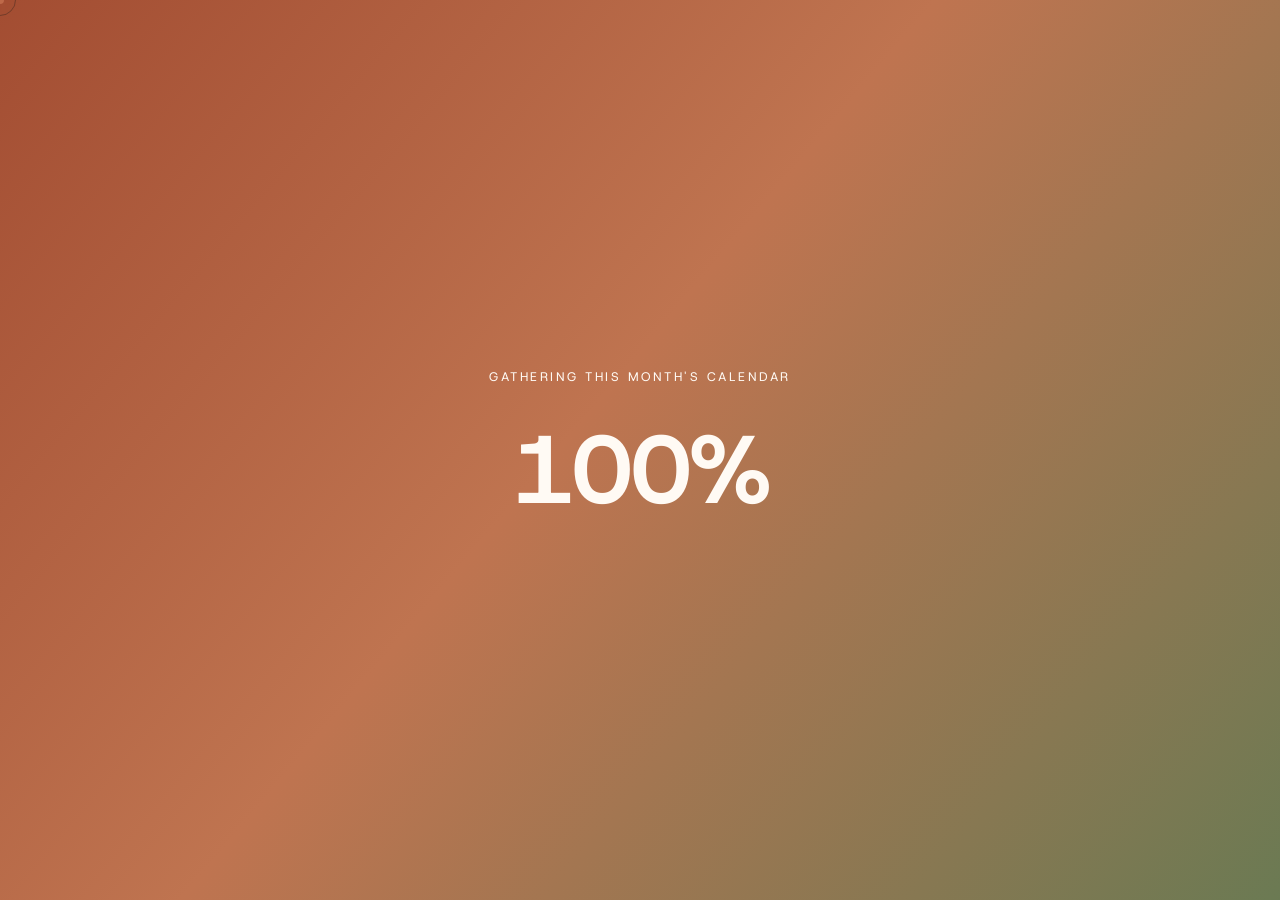
<file: events.html>
<!DOCTYPE html>
<html lang="en">
<head>
  <meta charset="UTF-8" />
  <meta name="viewport" content="width=device-width, initial-scale=1.0" />
  <title>Harvest & Hearth | Events & Specials</title>
  <link rel="preconnect" href="https://fonts.googleapis.com" />
  <link rel="preconnect" href="https://fonts.gstatic.com" crossorigin />
  <link href="https://fonts.googleapis.com/css2?family=Dancing+Script:wght@600;700&family=Host+Grotesk:wght@300;400;500;600;700&display=swap" rel="stylesheet" />
  <link rel="stylesheet" href="styles.css" />
</head>
<body data-page="events">
  <div class="loader" id="loader"><p class="loader__label">Gathering this month's calendar</p><p class="loader__count" id="loaderCount">0%</p></div>
  <div class="custom-cursor custom-cursor--outer"></div><div class="custom-cursor custom-cursor--inner"></div>
  <header class="site-header"><div class="site-header__inner"><a class="brand" href="index.html">Harvest & Hearth</a><button class="menu-toggle" aria-label="Toggle navigation">☰</button><nav class="main-nav"><ul><li><a href="index.html" data-nav="home">Home</a></li><li><a href="menu.html" data-nav="menu">Menu</a></li><li><a href="about.html" data-nav="about">About</a></li><li><a href="reservations.html" data-nav="reservations">Reservations</a></li><li><a href="events.html" data-nav="events">Events</a></li><li><a href="gallery.html" data-nav="gallery">Gallery</a></li><li><a href="contact.html" data-nav="contact">Contact</a></li></ul></nav></div></header>

  <main class="page-wrap">
    <section class="section">
      <p class="eyebrow reveal-text">Events & Specials</p>
      <h1 class="heading-script reveal-text">Good Reasons to Drop In</h1>
      <div class="cards">
        <article class="card reveal-text"><h3 class="card-title">Thursday Wine Night</h3><p>Seasonal small plates paired with low-intervention pours selected by our sommelier.</p></article>
        <article class="card reveal-text"><h3 class="card-title">Sunday Hearth Supper</h3><p>Family-style prix fixe dinner centered on peak produce and comforting braises.</p></article>
        <article class="card reveal-text"><h3 class="card-title">Chef's Counter</h3><p>An intimate eight-seat tasting menu with direct access to the kitchen team.</p></article>
      </div>
    </section>
  </main>

  <footer class="site-footer"><div class="site-footer__inner"><div><h3 class="footer-title">Harvest & Hearth</h3><p class="footer-meta">128 Cedar Lane, Brookfield</p><p class="footer-meta">Open Tue–Sun · 5:00 PM – 10:00 PM</p><p class="footer-meta">+1 (555) 234-8891</p><div class="footer-socials"><a href="#">Instagram</a><a href="#">Facebook</a><a href="#">X</a></div></div><iframe class="footer-map" title="Map to Harvest and Hearth" src="https://www.google.com/maps?q=128+Cedar+Lane+Brookfield&output=embed" loading="lazy"></iframe></div></footer>

  <script src="https://cdnjs.cloudflare.com/ajax/libs/gsap/3.12.5/gsap.min.js"></script><script src="script.js"></script>
</body>
</html>
</file>
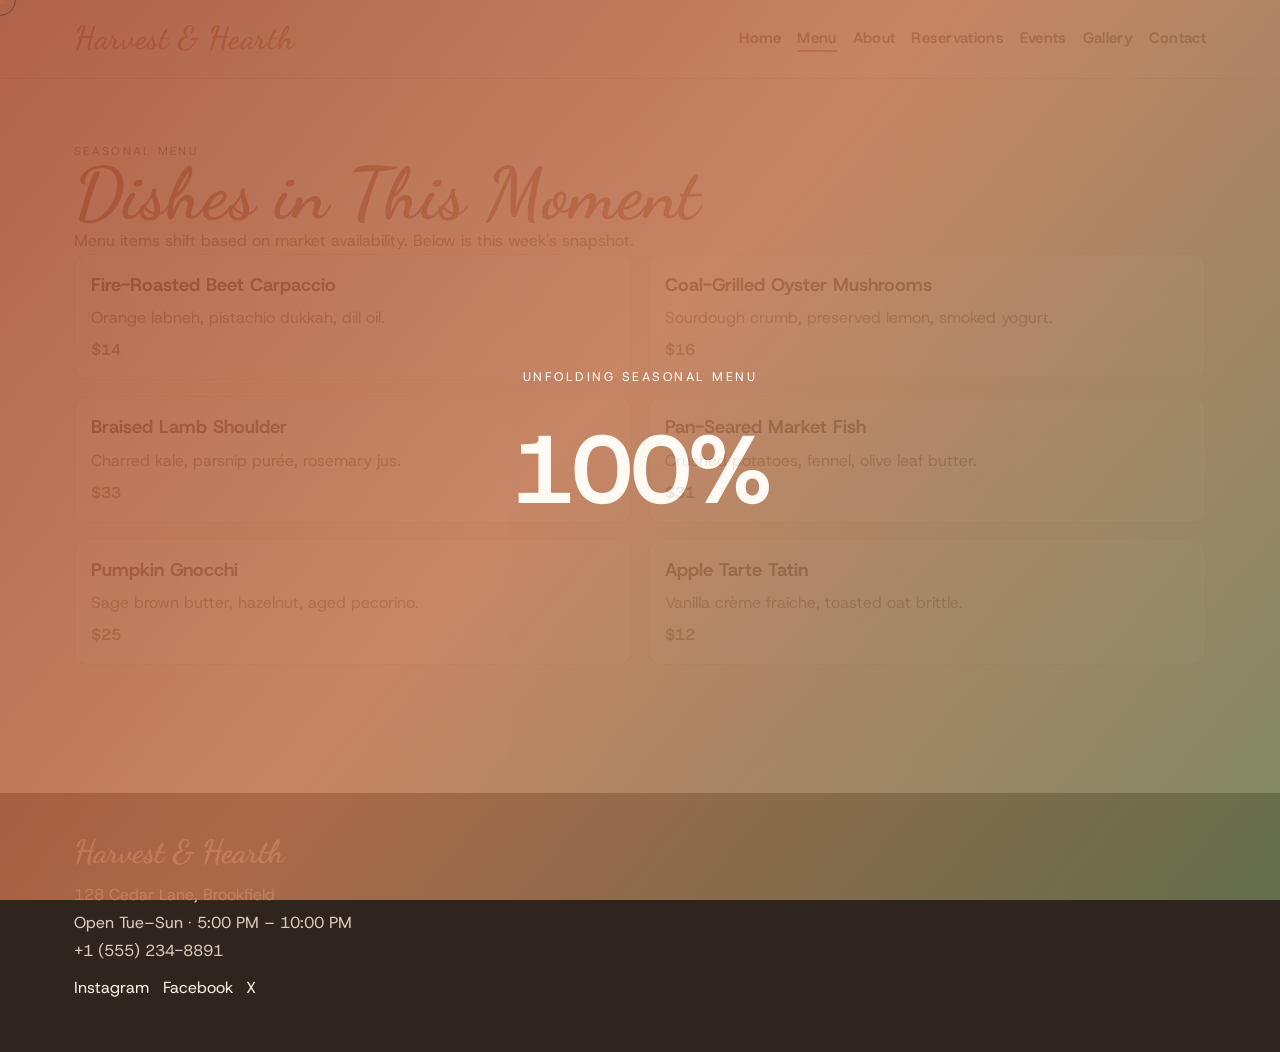
<file: menu.html>
<!DOCTYPE html>
<html lang="en">
<head>
  <meta charset="UTF-8" />
  <meta name="viewport" content="width=device-width, initial-scale=1.0" />
  <title>Harvest & Hearth | Menu</title>
  <link rel="preconnect" href="https://fonts.googleapis.com" />
  <link rel="preconnect" href="https://fonts.gstatic.com" crossorigin />
  <link href="https://fonts.googleapis.com/css2?family=Dancing+Script:wght@600;700&family=Host+Grotesk:wght@300;400;500;600;700&display=swap" rel="stylesheet" />
  <link rel="stylesheet" href="styles.css" />
</head>
<body data-page="menu">
  <div class="loader" id="loader"><p class="loader__label">Unfolding seasonal menu</p><p class="loader__count" id="loaderCount">0%</p></div>
  <div class="custom-cursor custom-cursor--outer"></div><div class="custom-cursor custom-cursor--inner"></div>

  <header class="site-header"><div class="site-header__inner"><a class="brand" href="index.html">Harvest & Hearth</a><button class="menu-toggle" aria-label="Toggle navigation">☰</button><nav class="main-nav"><ul><li><a href="index.html" data-nav="home">Home</a></li><li><a href="menu.html" data-nav="menu">Menu</a></li><li><a href="about.html" data-nav="about">About</a></li><li><a href="reservations.html" data-nav="reservations">Reservations</a></li><li><a href="events.html" data-nav="events">Events</a></li><li><a href="gallery.html" data-nav="gallery">Gallery</a></li><li><a href="contact.html" data-nav="contact">Contact</a></li></ul></nav></div></header>

  <main class="page-wrap">
    <section class="section">
      <p class="eyebrow reveal-text">Seasonal Menu</p>
      <h1 class="heading-script reveal-text">Dishes in This Moment</h1>
      <p class="section-desc reveal-text">Menu items shift based on market availability. Below is this week's snapshot.</p>
      <div class="menu-grid">
        <article class="menu-item reveal-text"><h3>Fire-Roasted Beet Carpaccio</h3><p>Orange labneh, pistachio dukkah, dill oil.</p><span class="price">$14</span></article>
        <article class="menu-item reveal-text"><h3>Coal-Grilled Oyster Mushrooms</h3><p>Sourdough crumb, preserved lemon, smoked yogurt.</p><span class="price">$16</span></article>
        <article class="menu-item reveal-text"><h3>Braised Lamb Shoulder</h3><p>Charred kale, parsnip purée, rosemary jus.</p><span class="price">$33</span></article>
        <article class="menu-item reveal-text"><h3>Pan-Seared Market Fish</h3><p>Crushed potatoes, fennel, olive leaf butter.</p><span class="price">$31</span></article>
        <article class="menu-item reveal-text"><h3>Pumpkin Gnocchi</h3><p>Sage brown butter, hazelnut, aged pecorino.</p><span class="price">$25</span></article>
        <article class="menu-item reveal-text"><h3>Apple Tarte Tatin</h3><p>Vanilla crème fraîche, toasted oat brittle.</p><span class="price">$12</span></article>
      </div>
    </section>
  </main>

  <footer class="site-footer"><div class="site-footer__inner"><div><h3 class="footer-title">Harvest & Hearth</h3><p class="footer-meta">128 Cedar Lane, Brookfield</p><p class="footer-meta">Open Tue–Sun · 5:00 PM – 10:00 PM</p><p class="footer-meta">+1 (555) 234-8891</p><div class="footer-socials"><a href="#">Instagram</a><a href="#">Facebook</a><a href="#">X</a></div></div><iframe class="footer-map" title="Map to Harvest and Hearth" src="https://www.google.com/maps?q=128+Cedar+Lane+Brookfield&output=embed" loading="lazy"></iframe></div></footer>

  <script src="https://cdnjs.cloudflare.com/ajax/libs/gsap/3.12.5/gsap.min.js"></script><script src="script.js"></script>
</body>
</html>
</file>
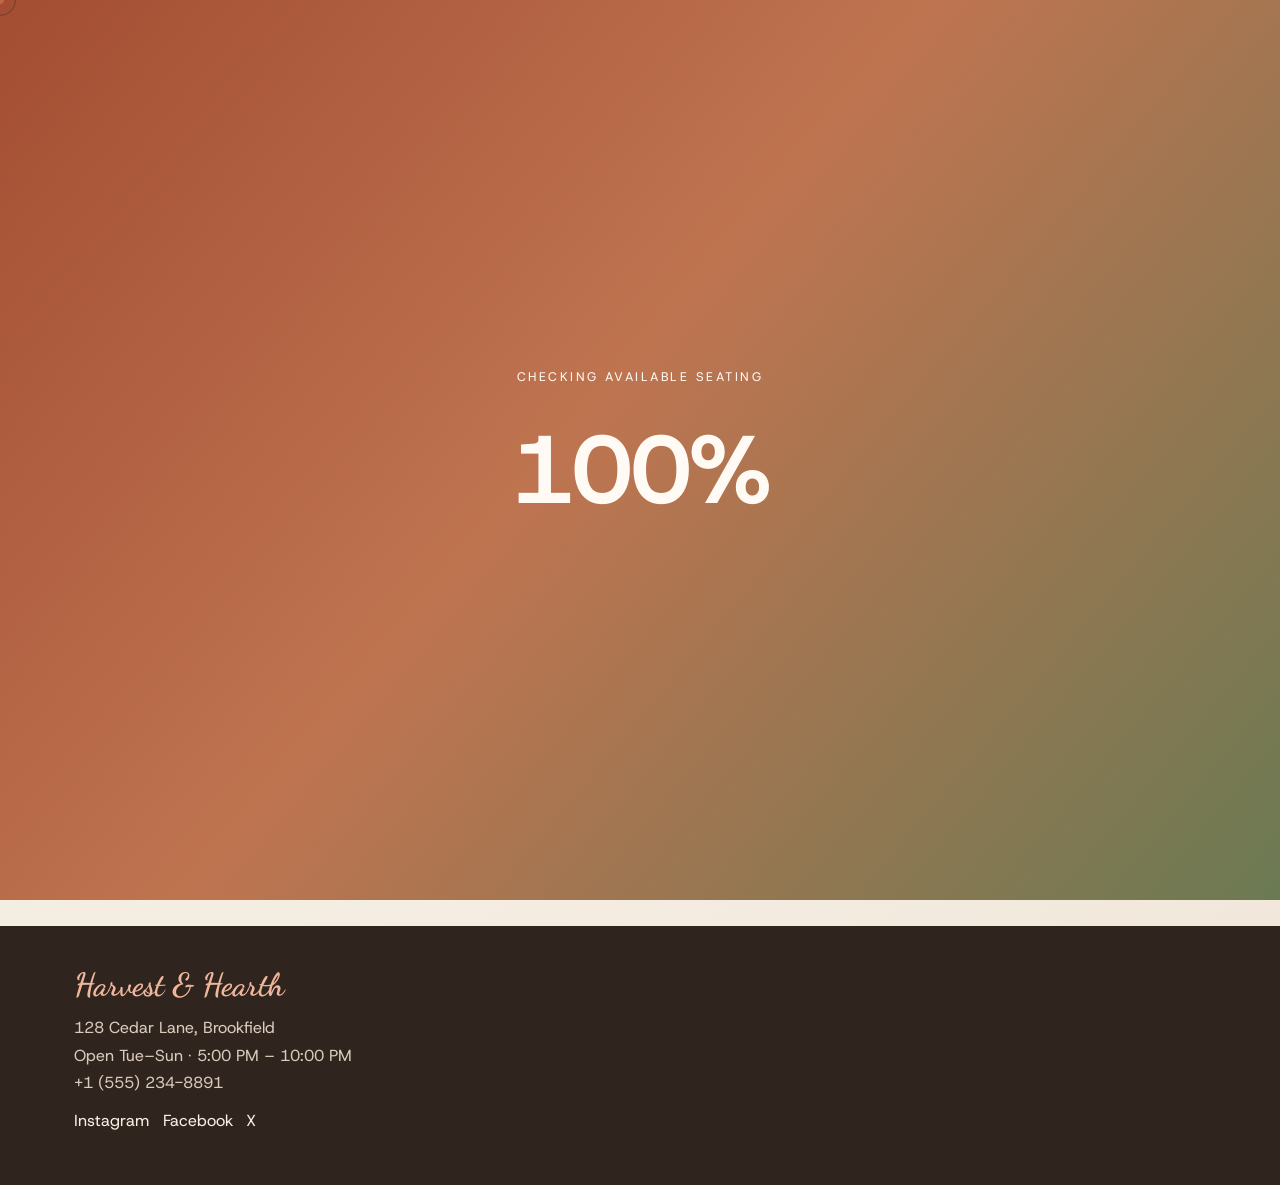
<file: reservations.html>
<!DOCTYPE html>
<html lang="en">
<head>
  <meta charset="UTF-8" />
  <meta name="viewport" content="width=device-width, initial-scale=1.0" />
  <title>Harvest & Hearth | Reservations</title>
  <link rel="preconnect" href="https://fonts.googleapis.com" />
  <link rel="preconnect" href="https://fonts.gstatic.com" crossorigin />
  <link href="https://fonts.googleapis.com/css2?family=Dancing+Script:wght@600;700&family=Host+Grotesk:wght@300;400;500;600;700&display=swap" rel="stylesheet" />
  <link rel="stylesheet" href="styles.css" />
</head>
<body data-page="reservations">
  <div class="loader" id="loader"><p class="loader__label">Checking available seating</p><p class="loader__count" id="loaderCount">0%</p></div>
  <div class="custom-cursor custom-cursor--outer"></div><div class="custom-cursor custom-cursor--inner"></div>
  <header class="site-header"><div class="site-header__inner"><a class="brand" href="index.html">Harvest & Hearth</a><button class="menu-toggle" aria-label="Toggle navigation">☰</button><nav class="main-nav"><ul><li><a href="index.html" data-nav="home">Home</a></li><li><a href="menu.html" data-nav="menu">Menu</a></li><li><a href="about.html" data-nav="about">About</a></li><li><a href="reservations.html" data-nav="reservations">Reservations</a></li><li><a href="events.html" data-nav="events">Events</a></li><li><a href="gallery.html" data-nav="gallery">Gallery</a></li><li><a href="contact.html" data-nav="contact">Contact</a></li></ul></nav></div></header>

  <main class="page-wrap">
    <section class="section">
      <p class="eyebrow reveal-text">Reservations</p>
      <h1 class="heading-script reveal-text">Book Your Evening</h1>
      <p class="section-desc reveal-text">Requests are confirmed by phone or email within two hours. For parties over 8, call us directly.</p>

      <form class="panel" style="padding:1rem;">
        <div class="form-grid">
          <label class="reveal-text">Full Name<input type="text" required /></label>
          <label class="reveal-text">Email<input type="email" required /></label>
          <label class="reveal-text">Phone<input type="tel" required /></label>
          <label class="reveal-text">Guests<select><option>1</option><option>2</option><option>3</option><option>4</option><option>5</option><option>6</option><option>7</option><option>8+</option></select></label>
          <label class="reveal-text">Date<input type="date" required /></label>
          <label class="reveal-text">Time<input type="time" required /></label>
          <label class="reveal-text full">Special Requests<textarea rows="4" placeholder="Allergies, celebrations, accessibility preferences"></textarea></label>
          <div class="full reveal-text"><button class="btn btn--solid" type="submit">Request Reservation</button></div>
        </div>
      </form>
    </section>
  </main>

  <footer class="site-footer"><div class="site-footer__inner"><div><h3 class="footer-title">Harvest & Hearth</h3><p class="footer-meta">128 Cedar Lane, Brookfield</p><p class="footer-meta">Open Tue–Sun · 5:00 PM – 10:00 PM</p><p class="footer-meta">+1 (555) 234-8891</p><div class="footer-socials"><a href="#">Instagram</a><a href="#">Facebook</a><a href="#">X</a></div></div><iframe class="footer-map" title="Map to Harvest and Hearth" src="https://www.google.com/maps?q=128+Cedar+Lane+Brookfield&output=embed" loading="lazy"></iframe></div></footer>

  <script src="https://cdnjs.cloudflare.com/ajax/libs/gsap/3.12.5/gsap.min.js"></script><script src="script.js"></script>
</body>
</html>
</file>
<file: styles.css>
:root {
  --bg: #f6efe4;
  --surface: #fffaf2;
  --terracotta: #be6949;
  --terracotta-dark: #9f4e33;
  --olive: #5f6d49;
  --olive-soft: #74845b;
  --ink: #2f241e;
  --muted: #746154;
  --line: rgba(47, 36, 30, 0.15);
  --max: 1180px;
  --radius-lg: 22px;
  --radius-md: 14px;
  --shadow-soft: 0 18px 40px rgba(68, 39, 26, 0.11);
}

* {
  box-sizing: border-box;
}

html,
body {
  margin: 0;
  padding: 0;
}

body {
  font-family: 'Host Grotesk', sans-serif;
  background: radial-gradient(circle at 10% 0%, #fff8ed 0%, var(--bg) 44%, #f0e6d9 100%);
  color: var(--ink);
  line-height: 1.55;
  cursor: none;
  overflow-x: hidden;
}

a {
  color: inherit;
  text-decoration: none;
}

img {
  max-width: 100%;
  display: block;
}

.page-wrap {
  max-width: var(--max);
  margin: 0 auto;
  padding: 0 24px;
}

.loader {
  position: fixed;
  inset: 0;
  z-index: 9999;
  background: linear-gradient(130deg, #a34d32 0%, #bf7450 46%, #6b7a53 100%);
  color: #fffaf4;
  display: grid;
  place-content: center;
  text-align: center;
}

.loader__label {
  letter-spacing: 0.2em;
  text-transform: uppercase;
  font-size: 0.78rem;
  margin-bottom: 0.6rem;
}

.loader__count {
  margin: 0;
  font-size: clamp(2.6rem, 10vw, 6rem);
  font-weight: 700;
  letter-spacing: -0.03em;
}

.custom-cursor {
  position: fixed;
  pointer-events: none;
  border-radius: 50%;
  z-index: 10000;
  transform: translate(-50%, -50%);
}

.custom-cursor--outer {
  width: 32px;
  height: 32px;
  border: 1px solid rgba(47, 36, 30, 0.4);
  backdrop-filter: blur(2px);
}

.custom-cursor--inner {
  width: 8px;
  height: 8px;
  background: var(--terracotta);
}

.site-header {
  position: sticky;
  top: 0;
  z-index: 50;
  border-bottom: 1px solid var(--line);
  background: rgba(246, 239, 228, 0.87);
  backdrop-filter: blur(14px);
}

.site-header__inner {
  max-width: var(--max);
  margin: 0 auto;
  padding: 14px 24px;
  display: flex;
  align-items: center;
  justify-content: space-between;
  gap: 1rem;
}

.brand {
  font-size: clamp(1.45rem, 3vw, 2rem);
  font-family: 'Dancing Script', cursive;
  color: var(--terracotta);
  font-weight: 700;
  letter-spacing: 0.02em;
  white-space: nowrap;
}

.menu-toggle {
  display: none;
  border: 1px solid var(--line);
  background: #fffaf2;
  color: var(--ink);
  width: 42px;
  height: 42px;
  border-radius: 10px;
  font-size: 1.1rem;
}

.main-nav ul {
  list-style: none;
  margin: 0;
  padding: 0;
  display: flex;
  gap: 1rem;
  align-items: center;
}

.main-nav a {
  font-size: 0.95rem;
  font-weight: 600;
  letter-spacing: 0.02em;
  color: rgba(47, 36, 30, 0.88);
  padding-bottom: 4px;
  position: relative;
}

.main-nav a::after {
  content: '';
  position: absolute;
  left: 0;
  bottom: 0;
  width: 100%;
  height: 2px;
  transform: scaleX(0);
  transform-origin: left;
  transition: transform 0.25s ease;
  background: linear-gradient(90deg, var(--terracotta), var(--olive));
}

.main-nav a:hover::after,
.main-nav a[aria-current='page']::after {
  transform: scaleX(1);
}

.hero {
  padding: 60px 0 34px;
}

.hero-grid {
  display: grid;
  grid-template-columns: 1.05fr 0.95fr;
  gap: 1.6rem;
  align-items: stretch;
}

.panel {
  border-radius: var(--radius-lg);
  overflow: hidden;
  border: 1px solid var(--line);
  background: var(--surface);
  box-shadow: var(--shadow-soft);
}

.hero-copy {
  padding: clamp(1.3rem, 2.4vw, 2.1rem);
  display: flex;
  flex-direction: column;
  justify-content: center;
  gap: 0.8rem;
  background: linear-gradient(135deg, #fffaf1 0%, #f4e8d9 100%);
}

.eyebrow {
  text-transform: uppercase;
  letter-spacing: 0.2em;
  font-size: 0.72rem;
  color: var(--olive);
  margin: 0;
}

.heading-script,
.section-title,
.card-title {
  font-family: 'Dancing Script', cursive;
  letter-spacing: 0.01em;
}

.heading-script {
  font-size: clamp(2.25rem, 7vw, 4.5rem);
  line-height: 0.95;
  margin: 0;
  color: var(--terracotta-dark);
}

.hero-copy p {
  margin: 0;
  color: var(--muted);
}

.cta-row {
  display: flex;
  gap: 0.8rem;
  flex-wrap: wrap;
  margin-top: 0.25rem;
}

.btn {
  display: inline-flex;
  align-items: center;
  justify-content: center;
  border-radius: 999px;
  padding: 0.75rem 1.2rem;
  border: 1px solid transparent;
  font-weight: 600;
  font-size: 0.92rem;
}

.btn--solid {
  background: var(--terracotta);
  color: #fff9f2;
}

.btn--ghost {
  border-color: var(--line);
  background: #fffdf7;
}

.hero-media {
  min-height: 520px;
  position: relative;
}

.hero-media img {
  width: 100%;
  height: 100%;
  object-fit: cover;
}

.hero-badge {
  position: absolute;
  left: 18px;
  bottom: 18px;
  background: rgba(246, 239, 228, 0.9);
  border: 1px solid rgba(47, 36, 30, 0.2);
  border-radius: 999px;
  padding: 8px 14px;
  font-size: 0.8rem;
  font-weight: 600;
}

.section {
  padding: 64px 0;
}

.section-head {
  display: flex;
  justify-content: space-between;
  gap: 1rem;
  align-items: flex-end;
  margin-bottom: 1.4rem;
}

.section-title {
  margin: 0;
  font-size: clamp(1.8rem, 5vw, 3rem);
  color: var(--terracotta-dark);
}

.section-desc {
  margin: 0;
  max-width: 560px;
  color: var(--muted);
}

.feature-grid,
.cards {
  display: grid;
  grid-template-columns: repeat(3, minmax(0, 1fr));
  gap: 1rem;
}

.card {
  border-radius: var(--radius-md);
  padding: 1.1rem;
  background: rgba(255, 255, 255, 0.85);
  border: 1px solid var(--line);
}

.card-title {
  margin: 0 0 0.35rem;
  font-size: 1.55rem;
  color: var(--terracotta-dark);
}

.card p {
  margin: 0;
  color: var(--muted);
}

.story-layout {
  display: grid;
  grid-template-columns: 1fr 1fr;
  gap: 1.2rem;
}

.story-layout img {
  height: 100%;
  min-height: 360px;
  object-fit: cover;
  border-radius: var(--radius-lg);
  border: 1px solid var(--line);
}

.story-copy {
  border: 1px solid var(--line);
  border-radius: var(--radius-lg);
  padding: 1.3rem;
  background: #fffaf2;
}

.story-copy p {
  color: var(--muted);
}

.menu-grid {
  display: grid;
  grid-template-columns: repeat(2, minmax(0, 1fr));
  gap: 1rem;
}

.menu-item {
  border-radius: var(--radius-md);
  border: 1px solid var(--line);
  background: #fffdf7;
  padding: 1rem;
}

.menu-item h3 {
  margin: 0;
  font-size: 1.15rem;
}

.menu-item p {
  margin: 0.45rem 0;
  color: var(--muted);
}

.menu-item .price {
  color: var(--olive);
  font-weight: 700;
}

.form-grid {
  display: grid;
  grid-template-columns: repeat(2, minmax(0, 1fr));
  gap: 0.95rem;
}

.form-grid label {
  display: grid;
  gap: 0.4rem;
  font-size: 0.92rem;
  font-weight: 600;
  color: rgba(47, 36, 30, 0.9);
}

.form-grid input,
.form-grid textarea,
.form-grid select {
  border: 1px solid rgba(47, 36, 30, 0.2);
  border-radius: 10px;
  background: #fffdf8;
  font: inherit;
  padding: 0.75rem;
}

.form-grid .full {
  grid-column: 1 / -1;
}

.gallery-grid {
  display: grid;
  grid-template-columns: repeat(12, 1fr);
  gap: 0.75rem;
}

.gallery-grid img {
  width: 100%;
  height: 220px;
  object-fit: cover;
  border-radius: 12px;
  border: 1px solid var(--line);
}

.gallery-grid img:nth-child(1),
.gallery-grid img:nth-child(4) {
  grid-column: span 7;
}

.gallery-grid img:nth-child(2),
.gallery-grid img:nth-child(3),
.gallery-grid img:nth-child(5),
.gallery-grid img:nth-child(6) {
  grid-column: span 5;
}

.reveal-text {
  opacity: 0;
  filter: blur(9px);
  transform: translateY(16px);
}

.site-footer {
  margin-top: 64px;
  border-top: 1px solid var(--line);
  background: #2f241e;
  color: #f8efe2;
}

.site-footer__inner {
  max-width: var(--max);
  margin: 0 auto;
  padding: 34px 24px;
  display: grid;
  grid-template-columns: 1.1fr 1fr;
  gap: 1rem;
}

.footer-title {
  margin: 0 0 0.35rem;
  color: #efb69c;
  font-family: 'Dancing Script', cursive;
  font-size: 2rem;
}

.footer-meta {
  color: #dbcbbc;
  margin: 0.18rem 0;
}

.footer-socials {
  margin-top: 0.8rem;
  display: flex;
  gap: 0.85rem;
  flex-wrap: wrap;
}

.footer-map {
  width: 100%;
  border: 0;
  border-radius: 12px;
  min-height: 190px;
}

@media (max-width: 960px) {
  body {
    cursor: auto;
  }

  .custom-cursor {
    display: none;
  }

  .menu-toggle {
    display: inline-grid;
    place-items: center;
  }

  .main-nav {
    position: absolute;
    top: calc(100% + 10px);
    right: 24px;
    left: 24px;
    background: #fff8ef;
    border: 1px solid var(--line);
    border-radius: 14px;
    padding: 0.7rem;
    box-shadow: var(--shadow-soft);
    display: none;
  }

  .main-nav.is-open {
    display: block;
  }

  .main-nav ul {
    flex-direction: column;
    align-items: stretch;
    gap: 0.6rem;
  }

  .hero-grid,
  .story-layout,
  .feature-grid,
  .cards,
  .menu-grid,
  .site-footer__inner {
    grid-template-columns: 1fr;
  }

  .hero-media {
    min-height: 390px;
  }

  .section {
    padding: 52px 0;
  }

  .form-grid {
    grid-template-columns: 1fr;
  }

  .gallery-grid {
    grid-template-columns: 1fr 1fr;
  }

  .gallery-grid img,
  .gallery-grid img:nth-child(n) {
    grid-column: span 1;
    height: 180px;
  }
}
</file>
